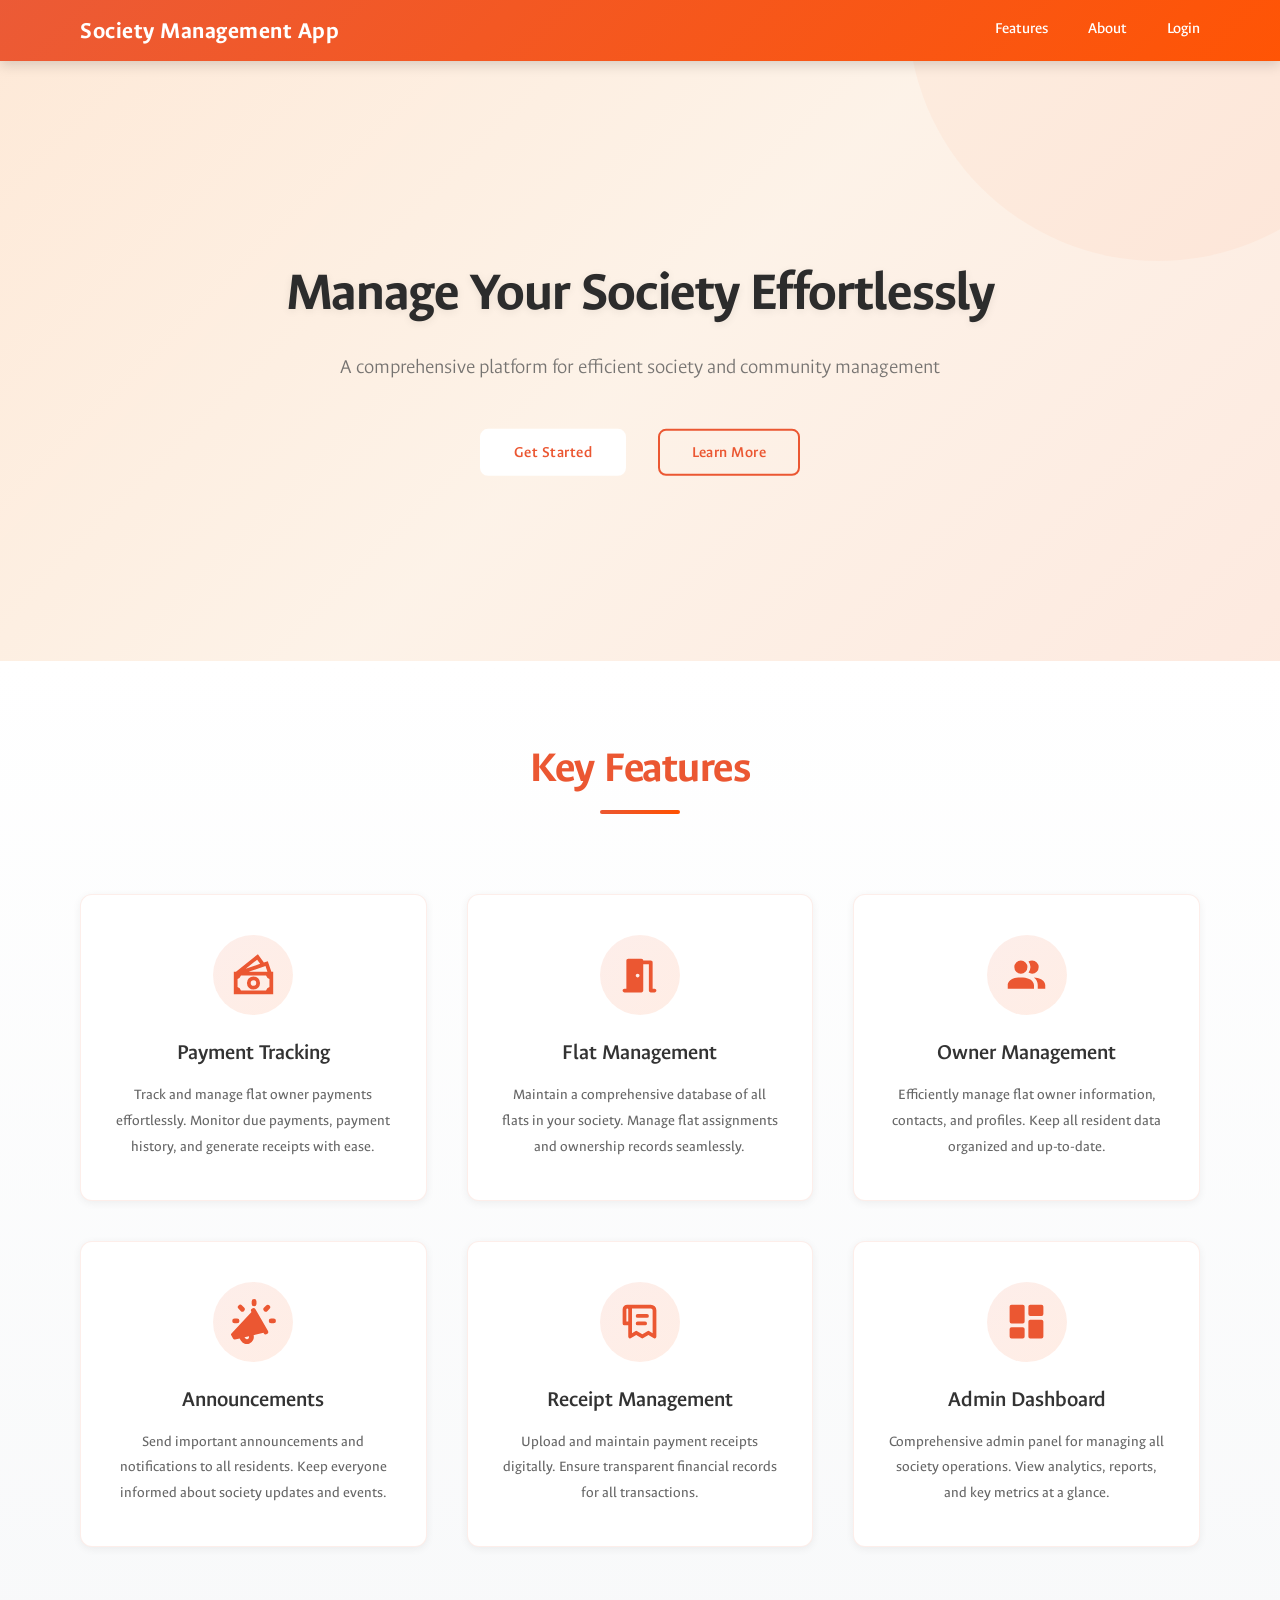
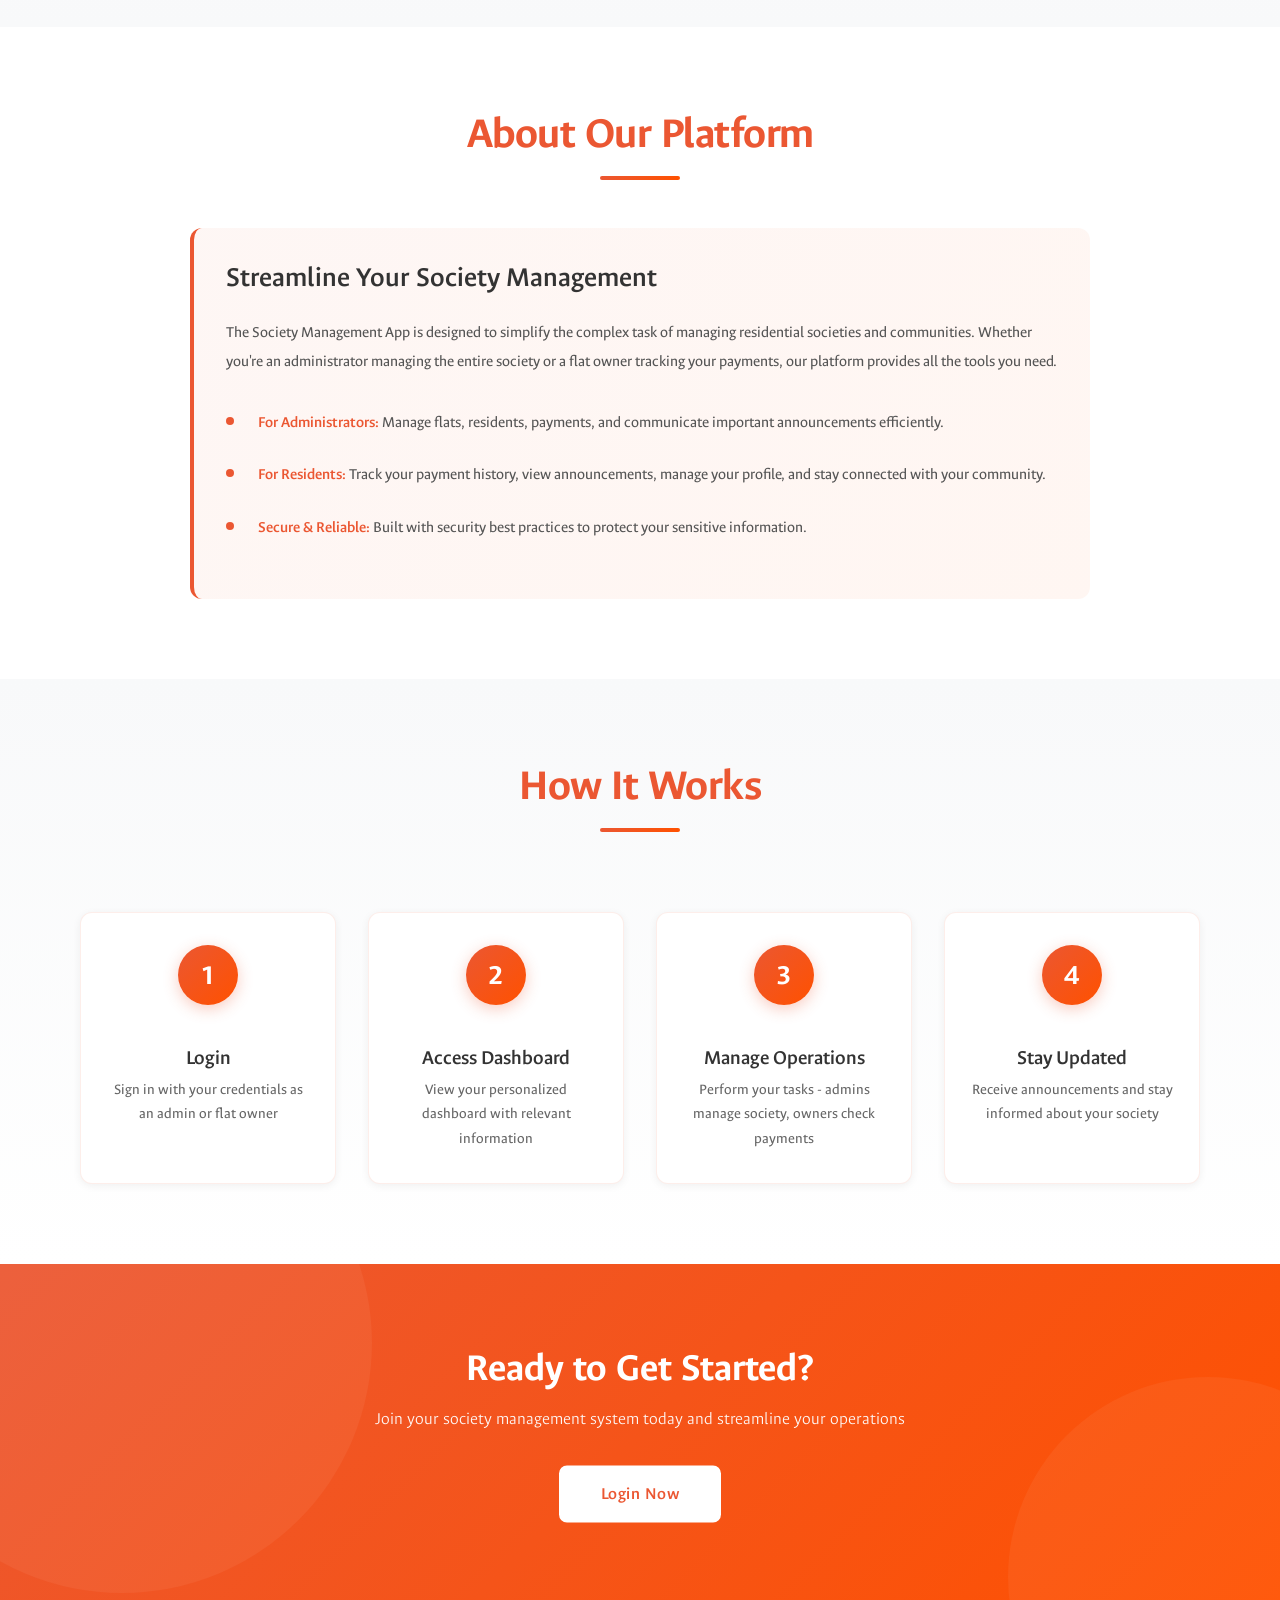
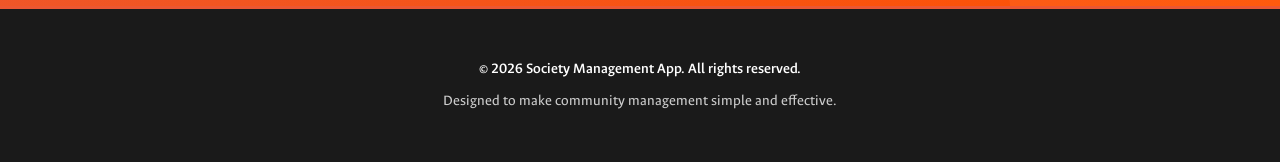
<file: src/templates/index.html>
<!DOCTYPE html>
<html lang="en">
<head>
    <meta charset="UTF-8">
    <meta http-equiv="X-UA-Compatible" content="IE=edge">
    <meta name="viewport" content="width=device-width, initial-scale=1.0">
    <title>Society Management App - Manage Your Community Efficiently</title>

    <link rel="stylesheet" href="../static/styles/general.css">
    <link rel="stylesheet" href="../static/styles/homePage.css">
</head>
<body>
    <!-- Navigation Header -->
    <header>
        <p>Society Management App</p>
        <div class="links">
            <a href="#features">Features</a>
            <a href="#about">About</a>
            <a href="/login">Login</a>
        </div>
    </header>

    <!-- Hero Section -->
    <section class="hero">
        <div class="hero-content">
            <h1>Manage Your Society Effortlessly</h1>
            <p>A comprehensive platform for efficient society and community management</p>
            <div class="hero-buttons">
                <a href="/login" class="btn btn-primary">
                    <span class="button-top">Get Started</span>
                </a>
                <a href="#features" class="btn btn-secondary">
                    <span class="button-top">Learn More</span>
                </a>
            </div>
        </div>
    </section>

    <!-- Features Section -->
    <section id="features" class="features">
        <h2>Key Features</h2>
        <div class="features-grid">
            <!-- Feature 1: Payment Management -->
            <div class="feature-card">
                <div class="feature-icon">
                    <svg xmlns="http://www.w3.org/2000/svg" width="48" height="48" viewBox="0 0 24 24">
                        <path fill="currentColor" d="M12 12.5a3.5 3.5 0 1 0 0 7a3.5 3.5 0 0 0 0-7M10.5 16a1.5 1.5 0 1 1 3 0a1.5 1.5 0 0 1-3 0"/>
                        <path fill="currentColor" d="M17.526 5.116L14.347.659L2.658 9.997L2.01 9.99V10H1.5v12h21V10h-.962l-1.914-5.599zM19.425 10H9.397l7.469-2.546l1.522-.487zM15.55 5.79L7.84 8.418l6.106-4.878zM3.5 18.169v-4.34A3 3 0 0 0 5.33 12h13.34a3 3 0 0 0 1.83 1.83v4.34A3 3 0 0 0 18.67 20H5.332A3.01 3.01 0 0 0 3.5 18.169"/>
                    </svg>
                </div>
                <h3>Payment Tracking</h3>
                <p>Track and manage flat owner payments effortlessly. Monitor due payments, payment history, and generate receipts with ease.</p>
            </div>

            <!-- Feature 2: Flat Management -->
            <div class="feature-card">
                <div class="feature-icon">
                    <svg xmlns="http://www.w3.org/2000/svg" width="48" height="48" viewBox="0 0 24 24">
                        <path fill="currentColor" d="M4 21q-.425 0-.712-.288T3 20t.288-.712T4 19h1V4q0-.425.288-.712T6 3h7q.425 0 .713.288T14 4h4q.425 0 .713.288T19 5v14h1q.425 0 .713.288T21 20t-.288.713T20 21h-2q-.425 0-.712-.288T17 20V6h-3v14q0 .425-.288.713T13 21zm8-9q0-.425-.288-.712T11 11t-.712.288T10 12t.288.713T11 13t.713-.288T12 12"/>
                    </svg>
                </div>
                <h3>Flat Management</h3>
                <p>Maintain a comprehensive database of all flats in your society. Manage flat assignments and ownership records seamlessly.</p>
            </div>

            <!-- Feature 3: Owner Directory -->
            <div class="feature-card">
                <div class="feature-icon">
                    <svg xmlns="http://www.w3.org/2000/svg" width="48" height="48" viewBox="0 0 24 24">
                        <path fill="currentColor" d="M16 17v2H2v-2s0-4 7-4s7 4 7 4m-3.5-9.5A3.5 3.5 0 1 0 9 11a3.5 3.5 0 0 0 3.5-3.5m3.44 5.5A5.32 5.32 0 0 1 18 17v2h4v-2s0-3.63-6.06-4M15 4a3.4 3.4 0 0 0-1.93.59a5 5 0 0 1 0 5.82A3.4 3.4 0 0 0 15 11a3.5 3.5 0 0 0 0-7"/>
                    </svg>
                </div>
                <h3>Owner Management</h3>
                <p>Efficiently manage flat owner information, contacts, and profiles. Keep all resident data organized and up-to-date.</p>
            </div>

            <!-- Feature 4: Announcements -->
            <div class="feature-card">
                <div class="feature-icon">
                    <svg xmlns="http://www.w3.org/2000/svg" width="48" height="48" viewBox="0 0 14 14">
                        <path fill="currentColor" fill-rule="evenodd" d="M7.933.767a.75.75 0 0 0-1.5 0v.754a.75.75 0 0 0 1.5 0zM6.595 2.928a.75.75 0 0 1 1.024.275l3.858 6.681a.75.75 0 0 1-1.299.75l-.055-.096l-3.092.718a2.171 2.171 0 0 1-3.97 1.664l-.002-.003l-.376-.651l-1.454.337a.5.5 0 0 1-.546-.237l-.609-1.055a.5.5 0 0 1 .068-.591l6.235-6.67l-.057-.097a.75.75 0 0 1 .275-1.025M4.21 11.911l1.357-.315a.671.671 0 0 1-1.21.57zm9.78-5.088a.75.75 0 0 1-.75.75h-.754a.75.75 0 0 1 0-1.5h.753a.75.75 0 0 1 .75.75Zm-12.108.75a.75.75 0 1 0 0-1.5h-.754a.75.75 0 1 0 0 1.5zm2.182-3.868a.75.75 0 0 1-1.06 0l-.634-.634a.75.75 0 1 1 1.06-1.06l.635.633a.75.75 0 0 1 0 1.061Zm7.932-.634a.75.75 0 0 0-1.06-1.06l-.642.64a.75.75 0 1 0 1.061 1.061z" clip-rule="evenodd"/>
                    </svg>
                </div>
                <h3>Announcements</h3>
                <p>Send important announcements and notifications to all residents. Keep everyone informed about society updates and events.</p>
            </div>

            <!-- Feature 5: Receipt Management -->
            <div class="feature-card">
                <div class="feature-icon">
                    <svg xmlns="http://www.w3.org/2000/svg" width="48" height="48" viewBox="0 0 24 24">
                        <g fill="none" fill-rule="evenodd">
                            <path d="m12.594 23.258l-.012.002l-.071.035l-.02.004l-.014-.004l-.071-.036q-.016-.004-.024.006l-.004.01l-.017.428l.005.02l.01.013l.104.074l.015.004l.012-.004l.104-.074l.012-.016l.004-.017l-.017-.427q-.004-.016-.016-.018m.264-.113l-.014.002l-.184.093l-.01.01l-.003.011l.018.43l.005.012l.008.008l.201.092q.019.005.029-.008l.004-.014l-.034-.614q-.005-.019-.02-.022m-.715.002a.02.02 0 0 0-.027.006l-.006.014l-.034.614q.001.018.017.024l.015-.002l.201-.093l.01-.008l.003-.011l.018-.43l-.003-.012l-.01-.01z"/>
                            <path fill="currentColor" d="M3 5.5A2.5 2.5 0 0 1 5.5 3H18a3 3 0 0 1 3 3v14a1 1 0 0 1-1.524.852l-2.726-1.678l-2.726 1.678a1 1 0 0 1-1.048 0l-2.726-1.678l-2.726 1.678A1 1 0 0 1 6 20v-6H4a1 1 0 0 1-1-1zm5 12.71l1.726-1.062a1 1 0 0 1 1.048 0l2.726 1.678l2.726-1.678a1 1 0 0 1 1.048 0L19 18.21V6a1 1 0 0 0-1-1H7.95q.05.243.05.5zM5.5 5a.5.5 0 0 0-.5.5V12h1V5.5a.5.5 0 0 0-.5-.5M10 9a1 1 0 0 1 1-1h5a1 1 0 1 1 0 2h-5a1 1 0 0 1-1-1m0 4a1 1 0 0 1 1-1h4a1 1 0 1 1 0 2h-4a1 1 0 0 1-1-1"/>
                        </g>
                    </svg>
                </div>
                <h3>Receipt Management</h3>
                <p>Upload and maintain payment receipts digitally. Ensure transparent financial records for all transactions.</p>
            </div>

            <!-- Feature 6: Admin Dashboard -->
            <div class="feature-card">
                <div class="feature-icon">
                    <svg xmlns="http://www.w3.org/2000/svg" width="48" height="48" viewBox="0 0 24 24">
                        <path fill="currentColor" d="M3 12a1 1 0 0 0 1 1h6a1 1 0 0 0 1-1V4a1 1 0 0 0-1-1H4a1 1 0 0 0-1 1zm0 8a1 1 0 0 0 1 1h6a1 1 0 0 0 1-1v-4a1 1 0 0 0-1-1H4a1 1 0 0 0-1 1zm10 0a1 1 0 0 0 1 1h6a1 1 0 0 0 1-1v-8a1 1 0 0 0-1-1h-6a1 1 0 0 0-1 1zm1-17a1 1 0 0 0-1 1v4a1 1 0 0 0 1 1h6a1 1 0 0 0 1-1V4a1 1 0 0 0-1-1z"/>
                    </svg>
                </div>
                <h3>Admin Dashboard</h3>
                <p>Comprehensive admin panel for managing all society operations. View analytics, reports, and key metrics at a glance.</p>
            </div>
        </div>
    </section>

    <!-- About Section -->
    <section id="about" class="about">
        <h2>About Our Platform</h2>
        <div class="about-content">
            <div class="about-text">
                <h3>Streamline Your Society Management</h3>
                <p>The Society Management App is designed to simplify the complex task of managing residential societies and communities. Whether you're an administrator managing the entire society or a flat owner tracking your payments, our platform provides all the tools you need.</p>
                <ul class="about-list">
                    <li><strong>For Administrators:</strong> Manage flats, residents, payments, and communicate important announcements efficiently.</li>
                    <li><strong>For Residents:</strong> Track your payment history, view announcements, manage your profile, and stay connected with your community.</li>
                    <li><strong>Secure & Reliable:</strong> Built with security best practices to protect your sensitive information.</li>
                </ul>
            </div>
        </div>
    </section>

    <!-- How It Works Section -->
    <section class="how-it-works">
        <h2>How It Works</h2>
        <div class="steps-container">
            <div class="step">
                <div class="step-number">1</div>
                <h3>Login</h3>
                <p>Sign in with your credentials as an admin or flat owner</p>
            </div>
            <div class="step">
                <div class="step-number">2</div>
                <h3>Access Dashboard</h3>
                <p>View your personalized dashboard with relevant information</p>
            </div>
            <div class="step">
                <div class="step-number">3</div>
                <h3>Manage Operations</h3>
                <p>Perform your tasks - admins manage society, owners check payments</p>
            </div>
            <div class="step">
                <div class="step-number">4</div>
                <h3>Stay Updated</h3>
                <p>Receive announcements and stay informed about your society</p>
            </div>
        </div>
    </section>

    <!-- Call to Action Section -->
    <section class="cta-section">
        <h2>Ready to Get Started?</h2>
        <p>Join your society management system today and streamline your operations</p>
        <a href="/login" class="btn btn-primary btn-large">
            <span class="button-top">Login Now</span>
        </a>
    </section>

    <!-- Footer -->
    <footer>
        <p>&copy; 2026 Society Management App. All rights reserved.</p>
        <p>Designed to make community management simple and effective.</p>
    </footer>
</body>
</html>
</file>
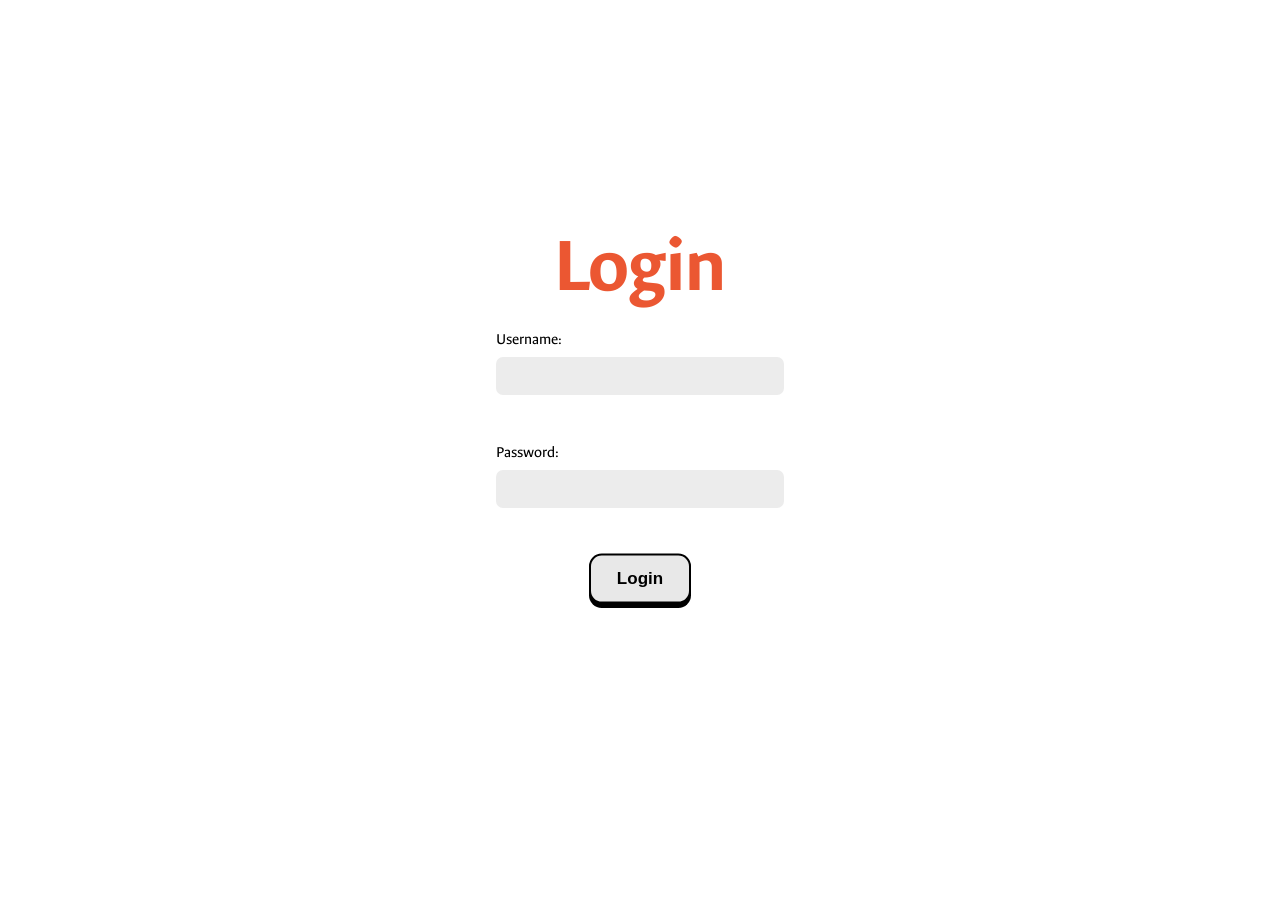
<file: src/templates/login.html>
<!DOCTYPE html>
<html lang="en">
<head>
    <meta charset="UTF-8">
    <meta http-equiv="X-UA-Compatible" content="IE=edge">
    <meta name="viewport" content="width=device-width, initial-scale=1.0">
    <title>Login</title>

    <link rel="stylesheet" href="../static/styles/general.css">
    <link rel="stylesheet" href="../static/styles/loginPage.css">
</head>
<body>
    <h1>Login</h1>
    <form action="/login" method="post">

        <div class="input-container">
            <label for="uname">Username: </label>
            <input id="uname" name="username" type="text">
        </div>

        <div class="input-container">
            <label for="pass">Password: </label>
            <input id="pass" name="password" type="password">
        </div>
        
        <button type="submit">
            <span class="button-top">
                Login
            </span>
        </button>
    </form>
</body>
</html>
</file>
<file: src/static/styles/general.css>
@import url('https://fonts.googleapis.com/css2?family=Ancizar+Sans:ital,wght@0,100..1000;1,100..1000&display=swap');

body{
    width: 100vw;
    overflow-x: hidden;
    padding: 0;
    margin: 0;

    color: black;
    font-family: "Ancizar sans", sans-serif;
}

h1{
    font-size: 5rem;
    color: rgb(235, 87, 50);
    text-align: center;
    margin: 1rem 0;
}

p{
    font-size: 1.2rem;
}

a{
    font-size: 1.2rem;
    color: rgb(255, 81, 0);
    text-decoration: none;
}

a:hover{
    opacity: 0.8;
    text-decoration: underline;
}

input{
    padding: 0.6rem 1rem;
    outline: none;

    font-family: "Ancizar sans", sans-serif;
    font-size: 1rem;
    background-color: rgb(236, 236, 236);
    border: none;
    border-radius: 7px;
    width: 20vw;
}   

input::selection{
    background-color: rgb(236, 236, 236);
}

button {
    /* Variables */
    --button_radius: 0.75em;
    --button_color: #e8e8e8;
    --button_outline_color: #000000;
    font-size: 17px;
    font-weight: bold;
    border: none;
    cursor: pointer;
    border-radius: var(--button_radius);
    background: var(--button_outline_color);

    padding-left: 0;
    padding-right: 0;
  }
  
  .button-top {
    display: block;
    box-sizing: border-box;
    border: 2px solid var(--button_outline_color);
    border-radius: var(--button_radius);
    padding: 0.75em 1.5em;
    background: var(--button_color);
    color: var(--button_outline_color);
    transform: translateY(-0.2em);
    transition: transform 0.1s ease;
  }
  
  button:hover .button-top {
    /* Pull the button upwards when hovered */
    transform: translateY(-0.33em);
  }
  
  button:active .button-top {
    /* Push the button downwards when pressed */
    transform: translateY(0);
  }


/* tablet screens */
@media only screen and (max-width: 768px){
    h1{
        font-size: 4.5rem;
    }
    p, a, input, button{
        font-size: 0.9rem;
    }
    input{
        width: 40vw;
    }
}

/* mobile screens */
@media only screen and (max-width: 425px){
    h1{
        font-size: 3.5rem;
    }
    p, a, input, button{
        font-size: 0.9rem;
    }
    input{
        width: 50vw;
    }
}
</file>
<file: src/static/styles/homePage.css>
@import url('https://fonts.googleapis.com/css2?family=Ancizar+Sans:ital,wght@0,100..1000;1,100..1000&display=swap');

* {
    margin: 0;
    padding: 0;
    box-sizing: border-box;
}

html {
    scroll-behavior: smooth;
}

body {
    font-family: "Ancizar Sans", sans-serif;
    color: #333;
    overflow-x: hidden;
}

/* ============== HEADER STYLES ============== */
header {
    position: sticky;
    top: 0;
    z-index: 1000;
    width: 100%;
    padding: 1rem 5rem;
    display: flex;
    align-items: center;
    justify-content: space-between;
    background: linear-gradient(135deg, rgba(235, 87, 50, 0.98) 0%, rgba(255, 81, 0, 0.98) 100%);
    box-shadow: 0 4px 12px rgba(0, 0, 0, 0.15);
}

header p {
    font-size: 1.5rem;
    font-weight: 700;
    color: white;
    margin: 0;
    letter-spacing: 0.5px;
}

.links {
    display: flex;
    align-items: center;
    justify-content: flex-end;
    gap: 2.5rem;
}

.links a {
    color: white;
    font-size: 1rem;
    font-weight: 500;
    text-decoration: none;
    transition: all 0.3s ease;
    position: relative;
    padding-bottom: 0.3rem;
}

.links a:hover {
    opacity: 0.8;
}

.links a::after {
    content: '';
    position: absolute;
    bottom: 0;
    left: 0;
    width: 0;
    height: 2px;
    background-color: white;
    transition: width 0.3s ease;
}

.links a:hover::after {
    width: 100%;
}

/* ============== HERO SECTION ============== */
.hero {
    background: linear-gradient(135deg, rgba(255, 200, 150, 0.3) 0%, rgba(255, 220, 180, 0.2) 50%, rgba(255, 150, 100, 0.15) 100%);
    background-color: #fdf8f5;
    color: #333;
    padding: 8rem 5rem;
    min-height: 600px;
    display: flex;
    align-items: center;
    justify-content: center;
    text-align: center;
    position: relative;
    overflow: hidden;
}

.hero::before {
    content: '';
    position: absolute;
    top: -50%;
    right: -10%;
    width: 500px;
    height: 500px;
    background: rgba(255, 150, 100, 0.08);
    border-radius: 50%;
    animation: float 6s ease-in-out infinite;
}

@keyframes float {
    0%, 100% { transform: translateY(0px); }
    50% { transform: translateY(30px); }
}

.hero-content {
    position: relative;
    z-index: 1;
    max-width: 800px;
    margin: 0 auto;
}

.hero-content h1 {
    font-size: 3.5rem;
    font-weight: 700;
    margin-bottom: 1.5rem;
    line-height: 1.2;
    letter-spacing: -1px;
    text-shadow: 0 2px 8px rgba(0, 0, 0, 0.08);
    color: #2c2c2c;
}

.hero-content p {
    font-size: 1.3rem;
    margin-bottom: 3rem;
    opacity: 0.8;
    line-height: 1.6;
    font-weight: 300;
    color: #555;
}

.hero-buttons {
    display: flex;
    gap: 2rem;
    justify-content: center;
    flex-wrap: wrap;
}

/* ============== BUTTON STYLES ============== */
.btn {
    display: inline-block;
    text-decoration: none;
    cursor: pointer;
    border: none;
    background: none;
    padding: 0;
    border-radius: 8px;
    transition: all 0.3s ease;
}

.button-top {
    display: block;
    box-sizing: border-box;
    border-radius: 8px;
    padding: 0.75em 2em;
    transform: translateY(-0.2em);
    transition: transform 0.1s ease;
    font-weight: 600;
    font-size: 1rem;
    letter-spacing: 0.5px;
}

.btn:hover .button-top {
    transform: translateY(-0.33em);
}

.btn:active .button-top {
    transform: translateY(0);
}

.btn-primary .button-top {
    background-color: white;
    color: rgb(235, 87, 50);
    border: 2px solid white;
}

.btn-primary:hover .button-top {
    background-color: rgb(245, 247, 250);
    box-shadow: 0 8px 20px rgba(0, 0, 0, 0.2);
}

.btn-secondary .button-top {
    background-color: transparent;
    color: rgb(235, 87, 50);
    border: 2px solid rgb(235, 87, 50);
}

.btn-secondary:hover .button-top {
    background-color: rgba(235, 87, 50, 0.08);
    box-shadow: 0 8px 20px rgba(235, 87, 50, 0.15);
}

.btn-large .button-top {
    padding: 1rem 2.5rem;
    font-size: 1.1rem;
}

/* ============== FEATURES SECTION ============== */
.features {
    padding: 5rem 5rem;
    background: linear-gradient(180deg, #ffffff 0%, #f8f9fa 100%);
}

.features h2 {
    font-size: 2.8rem;
    text-align: center;
    color: rgb(235, 87, 50);
    margin-bottom: 1rem;
    font-weight: 700;
    letter-spacing: -0.5px;
}

.features h2::after {
    content: '';
    display: block;
    width: 80px;
    height: 4px;
    background: linear-gradient(90deg, rgb(235, 87, 50), rgb(255, 81, 0));
    margin: 1rem auto 0;
    border-radius: 2px;
}

.features-grid {
    display: grid;
    grid-template-columns: repeat(auto-fit, minmax(320px, 1fr));
    gap: 2.5rem;
    max-width: 1400px;
    margin: 3rem auto 0;
    padding-top: 2rem;
}

.feature-card {
    background: white;
    padding: 2.5rem 2rem;
    border-radius: 12px;
    box-shadow: 0 2px 8px rgba(0, 0, 0, 0.06);
    transition: all 0.3s ease;
    text-align: center;
    border: 1px solid rgba(235, 87, 50, 0.1);
    display: flex;
    flex-direction: column;
    align-items: center;
}

.feature-card:hover {
    transform: translateY(-10px);
    box-shadow: 0 12px 30px rgba(235, 87, 50, 0.15);
    border-color: rgb(235, 87, 50);
}

.feature-icon {
    display: flex;
    align-items: center;
    justify-content: center;
    width: 80px;
    height: 80px;
    background: linear-gradient(135deg, rgba(235, 87, 50, 0.1), rgba(255, 81, 0, 0.1));
    border-radius: 50%;
    margin-bottom: 1.5rem;
    transition: all 0.3s ease;
}

.feature-card:hover .feature-icon {
    background: linear-gradient(135deg, rgb(235, 87, 50), rgb(255, 81, 0));
    transform: scale(1.1) rotate(5deg);
}

.feature-icon svg {
    width: 45px;
    height: 45px;
    color: rgb(235, 87, 50);
    transition: color 0.3s ease;
}

.feature-card:hover .feature-icon svg {
    color: white;
}

.feature-card h3 {
    font-size: 1.4rem;
    color: #333;
    margin: 0 0 1rem 0;
    font-weight: 600;
}

.feature-card p {
    color: #666;
    line-height: 1.7;
    font-size: 0.95rem;
    margin: 0;
}

/* ============== ABOUT SECTION ============== */
.about {
    padding: 5rem 5rem;
    background: white;
}

.about h2 {
    font-size: 2.8rem;
    text-align: center;
    color: rgb(235, 87, 50);
    margin-bottom: 1rem;
    font-weight: 700;
    letter-spacing: -0.5px;
}

.about h2::after {
    content: '';
    display: block;
    width: 80px;
    height: 4px;
    background: linear-gradient(90deg, rgb(235, 87, 50), rgb(255, 81, 0));
    margin: 1rem auto 0;
    border-radius: 2px;
}

.about-content {
    max-width: 900px;
    margin: 3rem auto 0;
    padding: 2rem;
    background: linear-gradient(135deg, rgba(235, 87, 50, 0.05) 0%, rgba(255, 81, 0, 0.05) 100%);
    border-radius: 12px;
    border-left: 4px solid rgb(235, 87, 50);
}

.about-text h3 {
    font-size: 1.8rem;
    color: #333;
    margin-bottom: 1.5rem;
    font-weight: 600;
}

.about-text p {
    font-size: 1rem;
    line-height: 1.8;
    color: #555;
    margin-bottom: 2rem;
}

.about-list {
    list-style: none;
    padding: 0;
    margin: 0;
}

.about-list li {
    font-size: 1rem;
    line-height: 1.8;
    color: #555;
    margin-bottom: 1.5rem;
    padding-left: 2rem;
    position: relative;
}

.about-list li::before {
    content: '';
    position: absolute;
    left: 0;
    top: 0.5rem;
    width: 8px;
    height: 8px;
    background: rgb(235, 87, 50);
    border-radius: 50%;
}

.about-list strong {
    color: rgb(235, 87, 50);
    font-weight: 600;
}

/* ============== HOW IT WORKS SECTION ============== */
.how-it-works {
    padding: 5rem 5rem;
    background: linear-gradient(180deg, #f8f9fa 0%, #ffffff 100%);
}

.how-it-works h2 {
    font-size: 2.8rem;
    text-align: center;
    color: rgb(235, 87, 50);
    margin-bottom: 1rem;
    font-weight: 700;
    letter-spacing: -0.5px;
}

.how-it-works h2::after {
    content: '';
    display: block;
    width: 80px;
    height: 4px;
    background: linear-gradient(90deg, rgb(235, 87, 50), rgb(255, 81, 0));
    margin: 1rem auto 0;
    border-radius: 2px;
}

.steps-container {
    display: grid;
    grid-template-columns: repeat(auto-fit, minmax(220px, 1fr));
    gap: 2rem;
    max-width: 1200px;
    margin: 3rem auto 0;
    padding-top: 2rem;
}

.step {
    background: white;
    padding: 2rem 1.5rem;
    border-radius: 12px;
    text-align: center;
    box-shadow: 0 2px 8px rgba(0, 0, 0, 0.06);
    transition: all 0.3s ease;
    border: 1px solid rgba(235, 87, 50, 0.1);
}

.step:hover {
    transform: translateY(-8px);
    box-shadow: 0 12px 30px rgba(235, 87, 50, 0.15);
    border-color: rgb(235, 87, 50);
}

.step-number {
    display: inline-flex;
    align-items: center;
    justify-content: center;
    width: 60px;
    height: 60px;
    background: linear-gradient(135deg, rgb(235, 87, 50), rgb(255, 81, 0));
    color: white;
    border-radius: 50%;
    font-size: 1.8rem;
    font-weight: 700;
    margin-bottom: 1.5rem;
    box-shadow: 0 4px 15px rgba(235, 87, 50, 0.3);
}

.step h3 {
    font-size: 1.3rem;
    color: #333;
    margin: 1rem 0 0.5rem 0;
    font-weight: 600;
}

.step p {
    color: #666;
    font-size: 0.95rem;
    line-height: 1.6;
    margin: 0;
}

/* ============== CTA SECTION ============== */
.cta-section {
    background: linear-gradient(135deg, rgb(235, 87, 50) 0%, rgb(255, 81, 0) 100%);
    color: white;
    padding: 5rem 5rem;
    text-align: center;
    position: relative;
    overflow: hidden;
}

.cta-section::before {
    content: '';
    position: absolute;
    top: -50%;
    left: -10%;
    width: 500px;
    height: 500px;
    background: rgba(255, 255, 255, 0.05);
    border-radius: 50%;
    animation: float 8s ease-in-out infinite;
}

.cta-section::after {
    content: '';
    position: absolute;
    bottom: -50%;
    right: -10%;
    width: 400px;
    height: 400px;
    background: rgba(255, 255, 255, 0.05);
    border-radius: 50%;
    animation: float 6s ease-in-out infinite reverse;
}

.cta-section h2 {
    font-size: 2.5rem;
    margin: 0 0 1rem 0;
    color: white;
    font-weight: 700;
    position: relative;
    z-index: 1;
}

.cta-section p {
    font-size: 1.1rem;
    margin: 0 0 2.5rem 0;
    opacity: 0.95;
    position: relative;
    z-index: 1;
    font-weight: 300;
}

.cta-section .btn {
    position: relative;
    z-index: 1;
}

/* ============== FOOTER ============== */
footer {
    background-color: #1a1a1a;
    color: #ccc;
    padding: 2.5rem 5rem;
    text-align: center;
    border-top: 3px solid rgb(235, 87, 50);
}

footer p {
    font-size: 0.95rem;
    margin: 0.5rem 0;
    line-height: 1.6;
}

footer p:first-child {
    color: white;
    font-weight: 600;
    margin-bottom: 0.5rem;
}

/* ============== RESPONSIVE DESIGN - TABLET ============== */
@media only screen and (max-width: 768px) {
    header {
        padding: 0.8rem 2.5rem;
        gap: 1.5rem;
    }

    header p {
        font-size: 1.2rem;
    }

    .links {
        gap: 1.5rem;
    }

    .links a {
        font-size: 0.9rem;
    }

    .hero {
        padding: 4rem 2.5rem;
        min-height: 450px;
    }

    .hero-content h1 {
        font-size: 2.5rem;
        margin-bottom: 1rem;
    }

    .hero-content p {
        font-size: 1.1rem;
        margin-bottom: 2rem;
    }

    .hero-buttons {
        gap: 1.5rem;
    }

    .btn-large .button-top {
        padding: 0.75rem 2rem;
        font-size: 1rem;
    }

    .features {
        padding: 4rem 2.5rem;
    }

    .features h2 {
        font-size: 2.2rem;
    }

    .features-grid {
        grid-template-columns: repeat(2, 1fr);
        gap: 1.5rem;
        margin-top: 2rem;
    }

    .feature-card {
        padding: 2rem;
    }

    .about {
        padding: 4rem 2.5rem;
    }

    .about h2 {
        font-size: 2.2rem;
    }

    .about-content {
        margin-top: 2rem;
        padding: 1.5rem;
    }

    .how-it-works {
        padding: 4rem 2.5rem;
    }

    .how-it-works h2 {
        font-size: 2.2rem;
    }

    .steps-container {
        grid-template-columns: repeat(2, 1fr);
        gap: 1.5rem;
        margin-top: 2rem;
    }

    .step {
        padding: 1.5rem;
    }

    .cta-section {
        padding: 3.5rem 2.5rem;
    }

    .cta-section h2 {
        font-size: 2rem;
    }

    .cta-section p {
        font-size: 1rem;
        margin-bottom: 1.5rem;
    }

    footer {
        padding: 2rem 2.5rem;
    }

    footer p {
        font-size: 0.9rem;
    }
}

/* ============== RESPONSIVE DESIGN - MOBILE ============== */
@media only screen and (max-width: 425px) {
    header {
        flex-direction: column;
        padding: 0.8rem 1.5rem;
        gap: 1rem;
    }

    header p {
        font-size: 1rem;
    }

    .links {
        width: 100%;
        justify-content: center;
        gap: 1rem;
    }

    .links a {
        font-size: 0.85rem;
    }

    .hero {
        padding: 2.5rem 1.5rem;
        min-height: 350px;
    }

    .hero-content h1 {
        font-size: 1.8rem;
        margin-bottom: 0.8rem;
    }

    .hero-content p {
        font-size: 0.95rem;
        margin-bottom: 1.5rem;
    }

    .hero-buttons {
        flex-direction: column;
        gap: 1rem;
        width: 100%;
    }

    .btn-large .button-top {
        padding: 0.7rem 1.5rem;
        font-size: 0.9rem;
        width: 100%;
    }

    .features {
        padding: 2.5rem 1.5rem;
    }

    .features h2 {
        font-size: 1.8rem;
        margin-bottom: 0.5rem;
    }

    .features h2::after {
        margin-top: 0.8rem;
    }

    .features-grid {
        grid-template-columns: 1fr;
        gap: 1.2rem;
        margin-top: 1.5rem;
    }

    .feature-card {
        padding: 1.5rem;
    }

    .feature-icon {
        width: 70px;
        height: 70px;
        margin-bottom: 1rem;
    }

    .feature-icon svg {
        width: 40px;
        height: 40px;
    }

    .feature-card h3 {
        font-size: 1.1rem;
        margin-bottom: 0.7rem;
    }

    .feature-card p {
        font-size: 0.85rem;
        line-height: 1.5;
    }

    .about {
        padding: 2.5rem 1.5rem;
    }

    .about h2 {
        font-size: 1.8rem;
        margin-bottom: 0.5rem;
    }

    .about h2::after {
        margin-top: 0.8rem;
    }

    .about-content {
        margin-top: 1.5rem;
        padding: 1.2rem;
    }

    .about-text h3 {
        font-size: 1.3rem;
        margin-bottom: 1rem;
    }

    .about-text p {
        font-size: 0.9rem;
        margin-bottom: 1.5rem;
        line-height: 1.6;
    }

    .about-list li {
        font-size: 0.9rem;
        margin-bottom: 1rem;
        padding-left: 1.5rem;
    }

    .how-it-works {
        padding: 2.5rem 1.5rem;
    }

    .how-it-works h2 {
        font-size: 1.8rem;
        margin-bottom: 0.5rem;
    }

    .how-it-works h2::after {
        margin-top: 0.8rem;
    }

    .steps-container {
        grid-template-columns: 1fr;
        gap: 1.2rem;
        margin-top: 1.5rem;
    }

    .step {
        padding: 1.5rem;
    }

    .step-number {
        width: 55px;
        height: 55px;
        font-size: 1.5rem;
        margin-bottom: 1rem;
    }

    .step h3 {
        font-size: 1.1rem;
        margin-top: 0.8rem;
        margin-bottom: 0.5rem;
    }

    .step p {
        font-size: 0.85rem;
        line-height: 1.5;
    }

    .cta-section {
        padding: 2.5rem 1.5rem;
    }

    .cta-section h2 {
        font-size: 1.6rem;
        margin-bottom: 0.8rem;
    }

    .cta-section p {
        font-size: 0.9rem;
        margin-bottom: 1.5rem;
    }

    footer {
        padding: 1.5rem 1.5rem;
    }

    footer p {
        font-size: 0.8rem;
        margin: 0.4rem 0;
    }
}
</file>
<file: src/static/styles/loginPage.css>
@import url('https://fonts.googleapis.com/css2?family=Ancizar+Sans:ital,wght@0,100..1000;1,100..1000&display=swap');

body{
    height: 90vh;
    display: flex;
    flex-direction: column;
    align-items: center;
    justify-content: center;
}

form{
    display: flex;
    flex-direction: column;
    align-items: center;
    justify-content: center;
    gap: 3rem;
}

.input-container{
    display: flex;
    flex-direction: column;
    align-items: left;
    gap: 0.5rem;
}


/* tablet screens */
@media only screen and (max-width: 768px){
    
}
</file>
